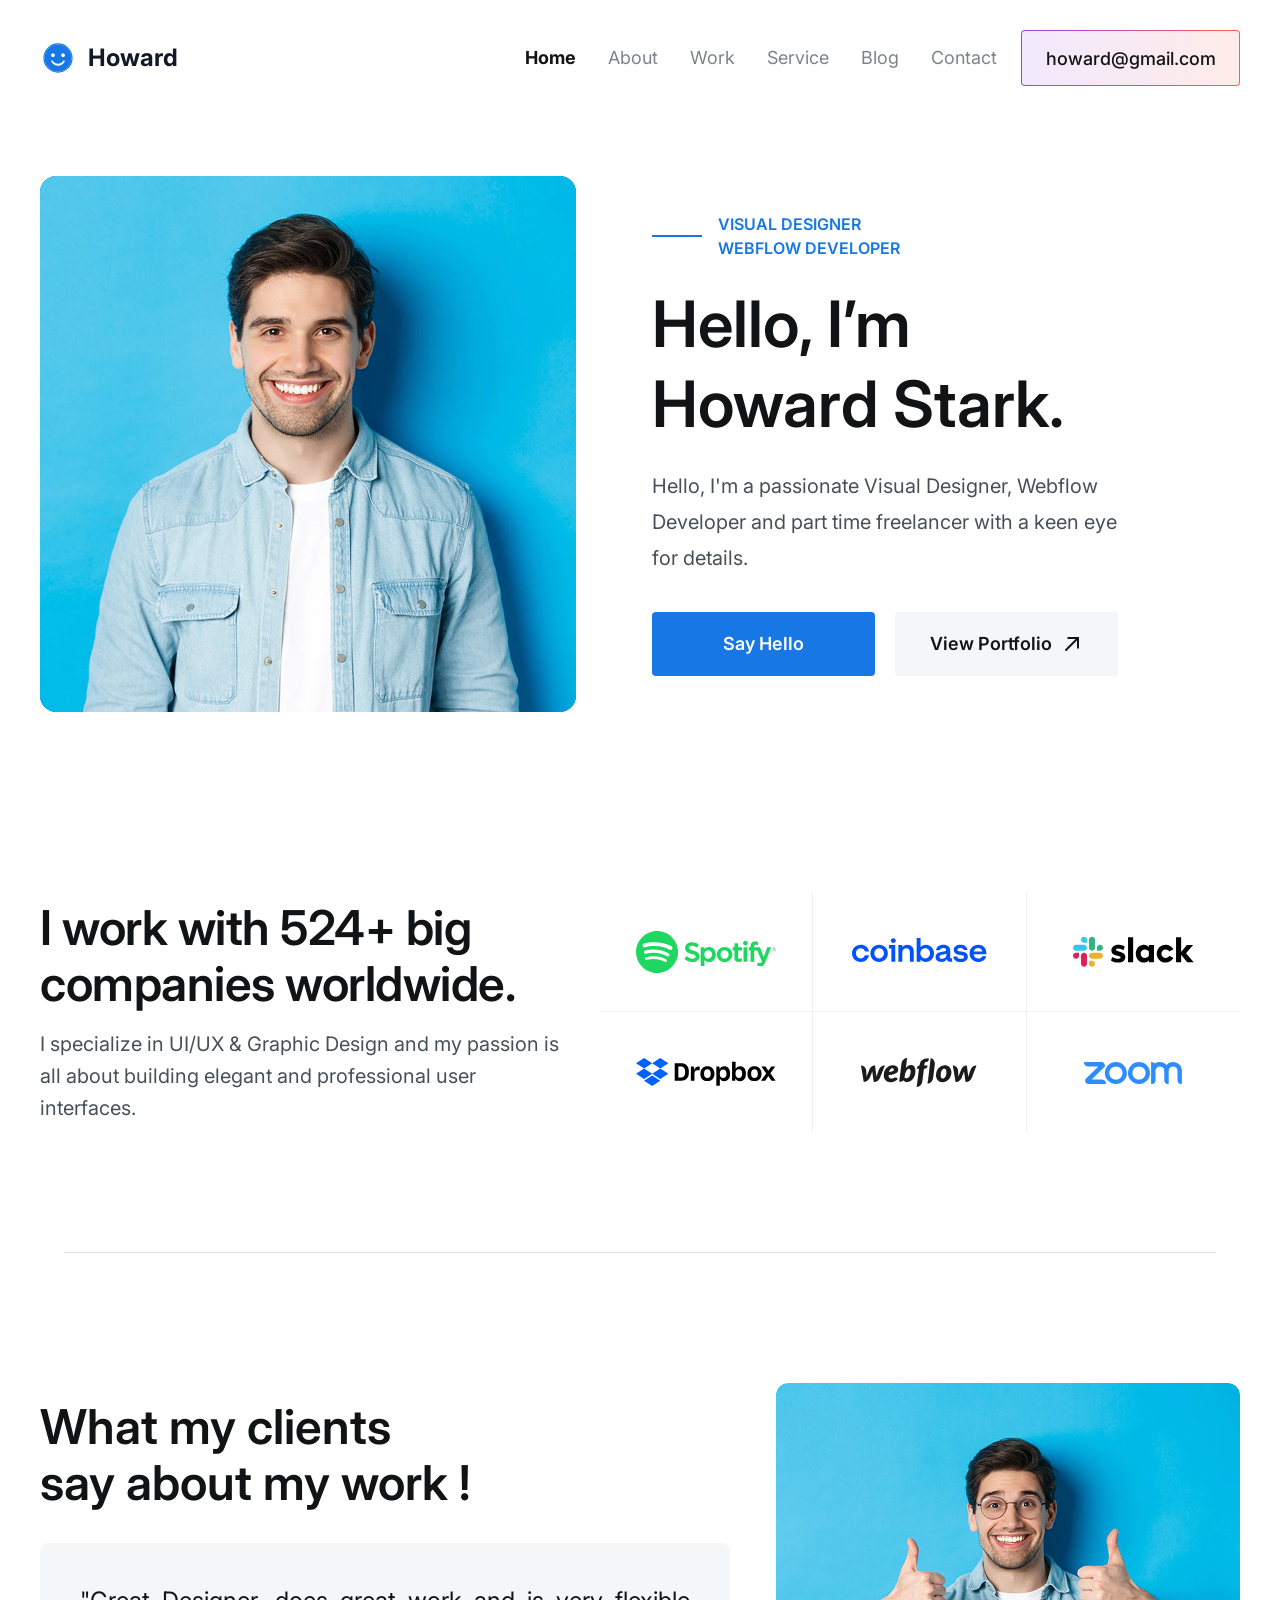
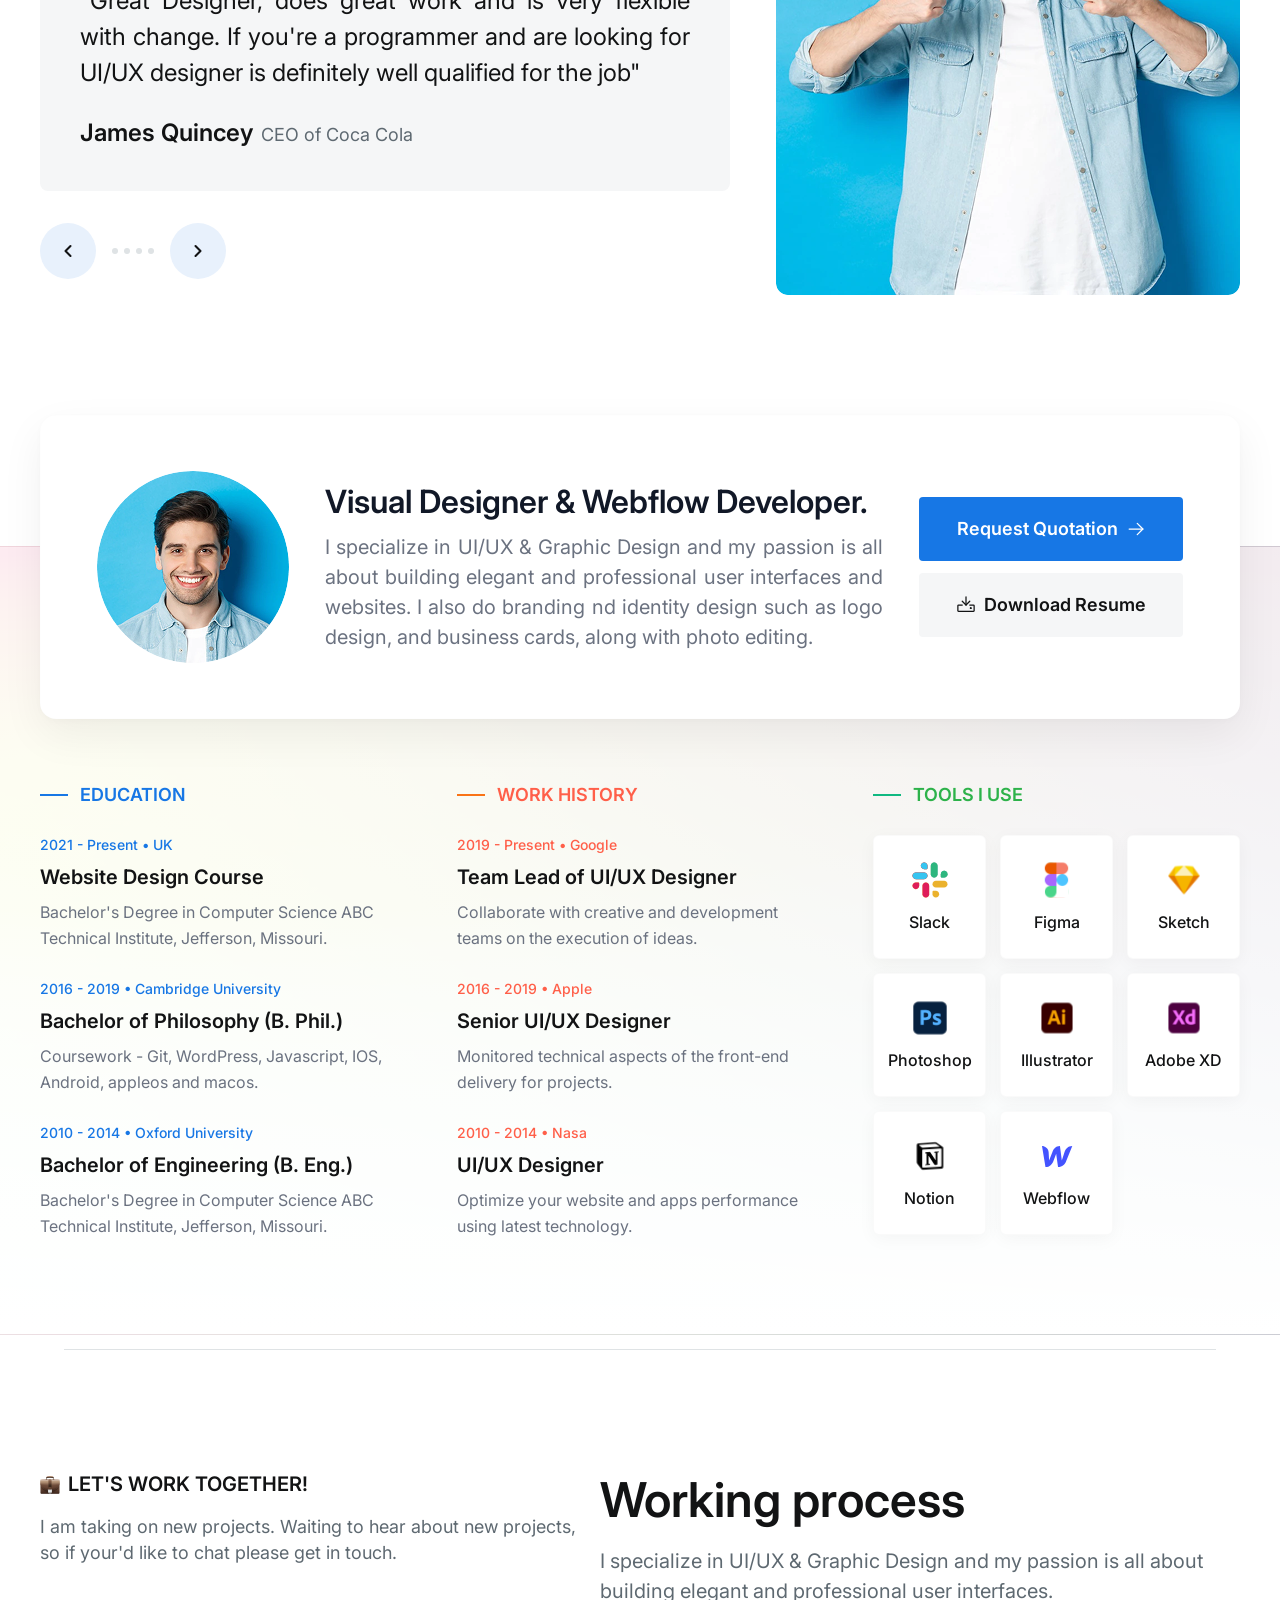
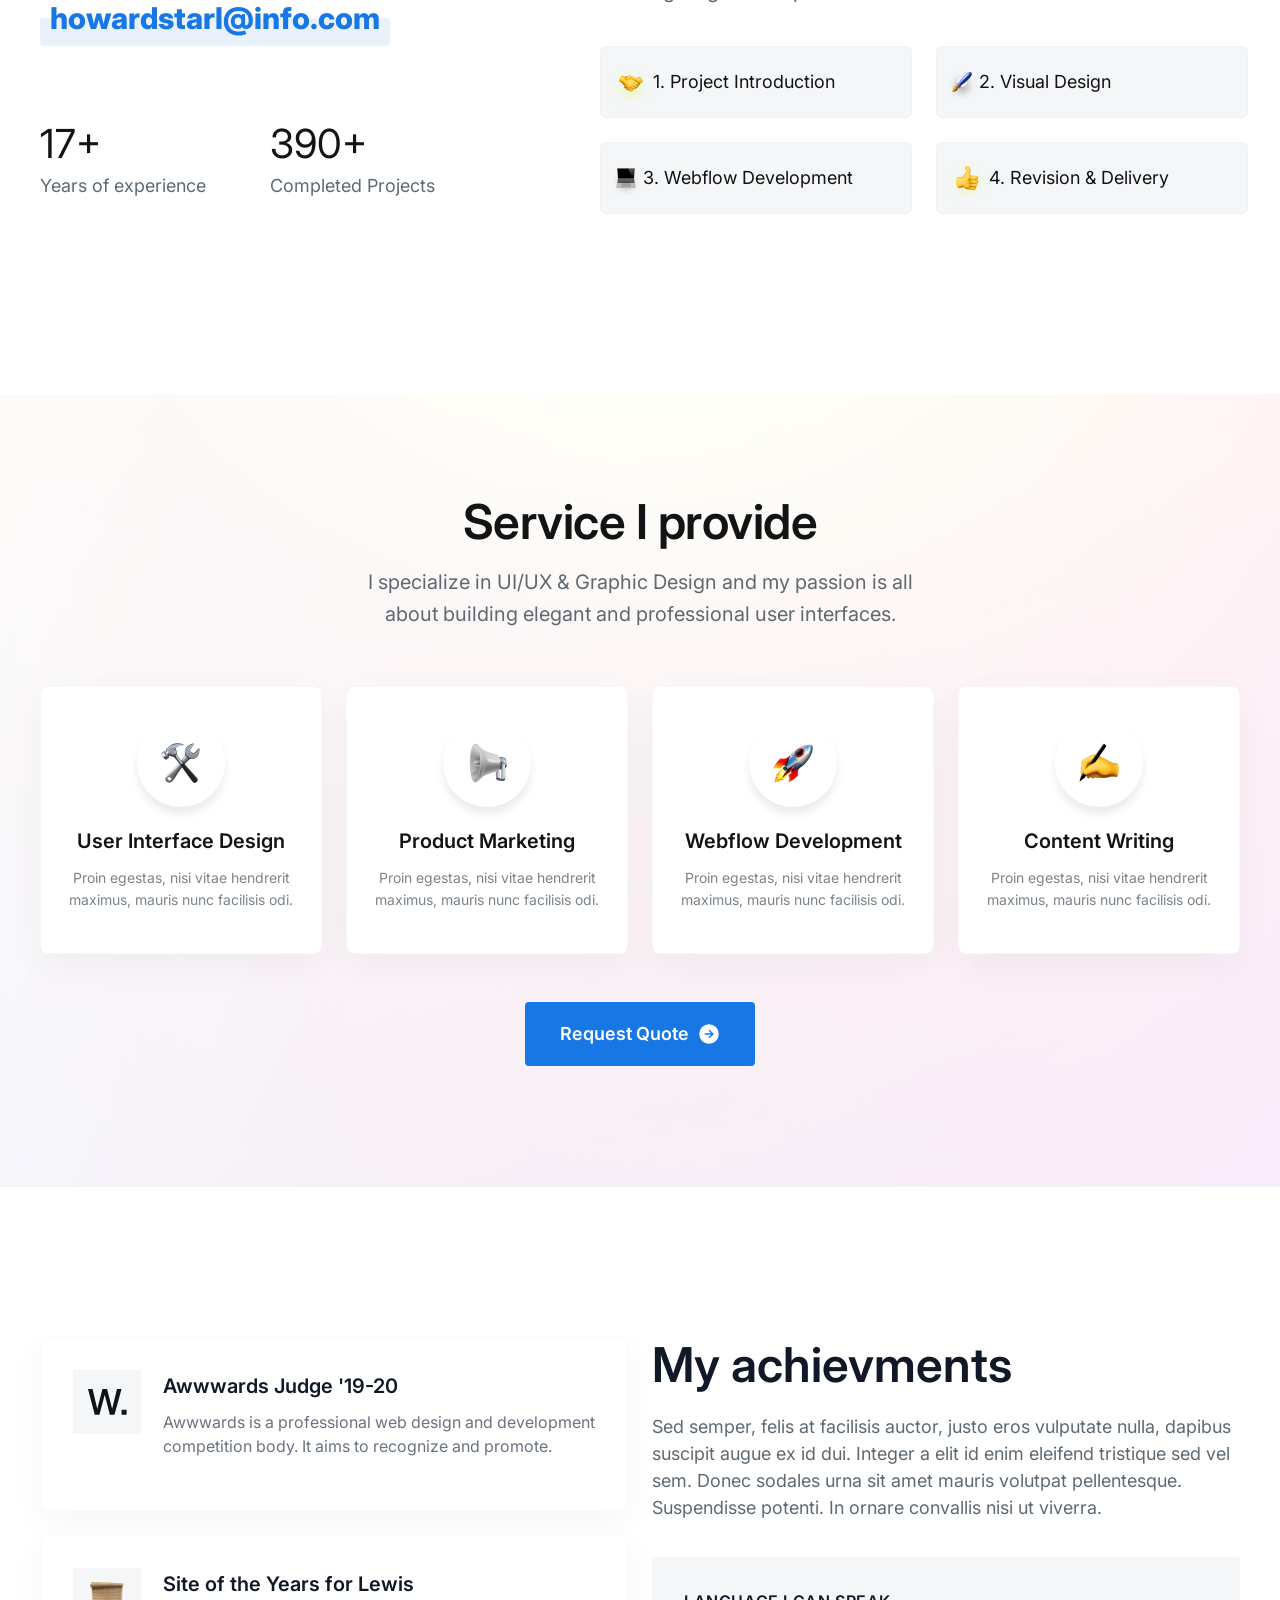
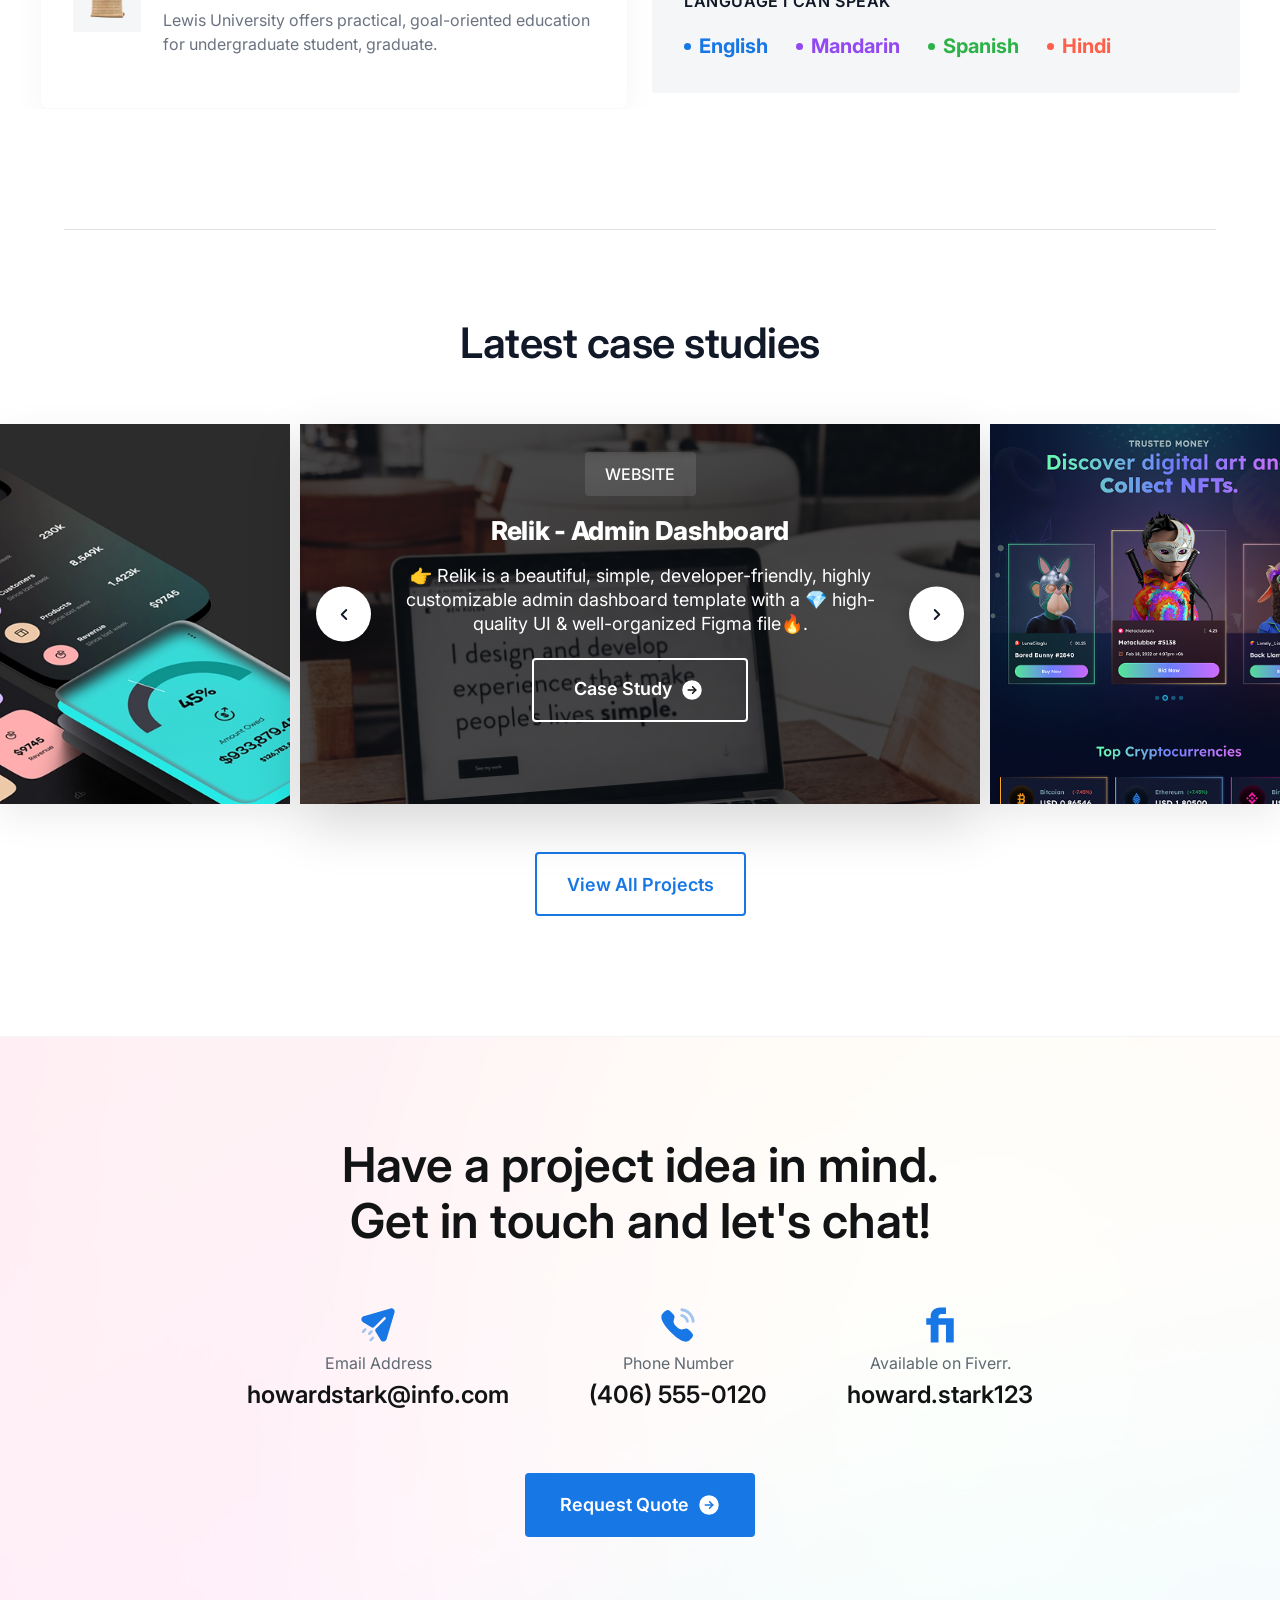
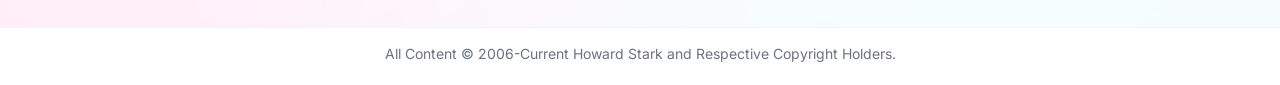
<file: index.html>
<!DOCTYPE html>
<html lang="en">
<head>
  <meta charset="UTF-8">
  <meta name="viewport" content="width=device-width, initial-scale=1.0">
  <title>Howard</title>
  <link rel="preconnect" href="https://fonts.googleapis.com">
  <link rel="preconnect" href="https://fonts.gstatic.com" crossorigin>
  <link href="https://fonts.googleapis.com/css2?family=Inter:wght@400;500;600;700;800&display=swap" rel="stylesheet">
  
  <link rel="stylesheet" href="styles.css">
  <link rel="stylesheet" href="responsive.css">
</head>
<body>

  <header class="header">
    <div class="container">
      <nav class="navbar">
        <a href="#" class="logo">
          <div class="logo-icon">
            <img src="images/Smiley.svg" alt="Smile Icon">
          </div>
          <span>Howard</span>
        </a>

        <ul class="nav-menu">
          <li><a href="#" class="nav-link active">Home</a></li>
          <li><a href="#about" class="nav-link">About</a></li>
          <li><a href="#work" class="nav-link">Work</a></li>
          <li><a href="#service" class="nav-link">Service</a></li>
          <li><a href="#blog" class="nav-link">Blog</a></li>
          <li><a href="#contact" class="nav-link">Contact</a></li>
        </ul>

        <a href="mailto:howard@gmail.com" class="header-email-button">howard@gmail.com</a>
      </nav>
    </div>
  </header>

  <main class="main">
    <div class="container">
      <div class="main-wrapper">
        
        <div class="main-image-column">
          <div class="main-image-box">
            <img src="images/img1.png" alt="Picture1">
          </div>
        </div>

        <div class="main-content-column">
          <div class="main-badge">
            <span class="main-badge-line"></span>
            <h3 class="main-badge-text">VISUAL DESIGNER<br>WEBFLOW DEVELOPER
            </h3>
          </div>

          <h1 class="main-title">Hello, I’m<br>Howard Stark.
          </h1>

          <p class="main-description">Hello, I'm a passionate Visual Designer, Webflow Developer and part time freelancer with a keen eye for details.</p>

          <div class="main-actions">
            <a href="#" class="button button-primary">Say Hello</a>
            <a href="#" class="button button-secondary">
              View Portfolio <img src="images/ArrowUpRight.svg" alt="Arrow Up Right" class="button-icon">
            </a>
          </div>
        </div>

      </div>
    </div>
  </main>

  <!--Hello, I’m Howard Stark.-->
  <section class="content1-section">
    <div class="container">
      <div class="content1-wrapper">
        <div class="content1-info">
          <h2 class="content1-title">
            I work with 524+ big companies worldwide.
          </h2>
          <p class="content1-description">
            I specialize in UI/UX & Graphic Design and my passion is all about building elegant and professional user interfaces.
          </p>
        </div>

        <div class="content1-grid">
          <div class="content1-item">
            <div class="brand brand-spotify">
              <img src="images/spotify.svg" alt="Spotify">
            </div>
          </div>

          <div class="content1-item">
            <div class="brand brand-coinbase">
              <img src="images/coinbase.svg" alt="Coinbase">
            </div>
          </div>

          <div class="content1-item">
            <div class="brand brand-slack">
              <img src="images/slack1.svg" alt="Slack">
            </div>
          </div>

          <div class="content1-item">
            <div class="brand brand-dropbox">
              <img src="images/dropbox.svg" alt="Dropbox">
            </div>
          </div>

          <div class="content1-item">
            <div class="brand brand-webflow">
              <img src="images/webflow.svg" alt="Webflow">
            </div>
          </div>

          <div class="content1-item">
            <div class="brand brand-zoom">
              <img src="images/zoom.svg" alt="Zoom">
            </div>
          </div>

        </div>
      </div>
    </div>
  </section>

  <div class="section-divider"></div>

  <!-- I work with 524+ -->
  <section class="content2-section">
    <div class="container">
      <div class="content2-wrapper">
        <div class="content2-content">
          <h2 class="content2-title">
            What my clients <br> say about my work ! 
          </h2>

          <div class="content2-card">
            <p class="content2-quote">
              "Great Designer, does great work and is very flexible with change. If you're a programmer and are looking for UI/UX designer is definitely well qualified for the job"
            </p>

            <div class="content2-author">
              <span class="author-name">James Quincey</span>
              <span class="author-role">CEO of Coca Cola</span>
            </div>
          </div>

          <div class="content2-controls">
            <button class="slider-button button-prev">
              <svg width="20" height="20" viewBox="0 0 24 24" fill="none" stroke="currentColor" stroke-width="2.5" stroke-linecap="round" stroke-linejoin="round">
                <polyline points="15 18 9 12 15 6"></polyline>
              </svg>
            </button>

            <div class="slider-dots">
              <span class="dot dot-active"></span>
              <span class="dot dot-active"></span>
              <span class="dot dot-active"></span>
              <span class="dot dot-active"></span>
            </div>

            <button class="slider-button button-next">
              <svg width="20" height="20" viewBox="0 0 24 24" fill="none" stroke="currentColor" stroke-width="2.5" stroke-linecap="round" stroke-linejoin="round">
                <polyline points="9 18 15 12 9 6"></polyline>
              </svg>
            </button>
          </div>

        </div>

        <div class="content2-image-column">
          <div class="content2-image-box">
            <img src="images/img2.png" alt="Picture2">
          </div>
        </div>

      </div>
    </div>
  </section>

  <!-- What my clients -->
  <section class="about-section">
    <div class="container">
 
      <div class="profile-card">
        <div class="profile-avatar">
          <img src="images/img3.png" alt="Picture3">
        </div>

        <div class="profile-info">
          <h2 class="profile-title">Visual Designer & Webflow Developer.</h2>
          <p class="profile-description">
            I specialize in UI/UX & Graphic Design and my passion is all about building elegant and professional user interfaces and websites. I also do branding nd identity design such as logo design, and business cards, along with photo editing.
          </p>
        </div>

        <div class="profile-buttons">
          <a href="#" class="button button-primary profile-button-primary">
            Request Quotation <img src="images/ArrowRight.svg" alt="Arrow Right" class="arrow-icon">
          </a>
          <a href="#" class="button button-secondary profile-button-secondary">
            <img src="images/Download.svg" alt="Download Icon" class="download-icon">
            Download Resume
          </a>
        </div>
      </div>

      <div class="experiences-grid">

        <div class="experience-column">
          <div class="experience-header header-education">
            <span class="experience-line line-blue"></span>
            <span class="experience-heading-text text-blue">EDUCATION</span>
          </div>

          <div class="experience-list">
            <div class="experience-item">
              <div class="experience-tag tag-blue">2021 - Present &bull; UK</div>
              <h3 class="experience-title">Website Design Course</h3>
              <p class="experience-description">Bachelor's Degree in Computer Science ABC Technical Institute, Jefferson, Missouri.</p>
            </div>

            <div class="experience-item">
              <div class="experience-tag tag-blue">2016 - 2019 &bull; Cambridge University</div>
              <h3 class="experience-title">Bachelor of Philosophy (B. Phil.)</h3>
              <p class="experience-description">Coursework - Git, WordPress, Javascript, IOS, Android, appleos and macos.</p>
            </div>

            <div class="experience-item">
              <div class="experience-tag tag-blue">2010 - 2014 &bull; Oxford University</div>
              <h3 class="experience-title">Bachelor of Engineering (B. Eng.)</h3>
              <p class="experience-description">Bachelor's Degree in Computer Science ABC Technical Institute, Jefferson, Missouri.</p>
            </div>
          </div>
        </div>

        <div class="experience-column">
          <div class="experience-header header-work">
            <span class="experience-line line-orange"></span>
            <span class="experience-heading-text text-orange">WORK HISTORY</span>
          </div>

          <div class="experience-list">
            <div class="experience-item">
              <div class="experience-tag tag-orange">2019 - Present &bull; Google</div>
              <h3 class="experience-title">Team Lead of UI/UX Designer</h3>
              <p class="experience-description">Collaborate with creative and development teams on the execution of ideas.</p>
            </div>

            <div class="experience-item">
              <div class="experience-tag tag-orange">2016 - 2019 &bull; Apple</div>
              <h3 class="experience-title">Senior UI/UX Designer</h3>
              <p class="experience-description">Monitored technical aspects of the front-end delivery for projects.</p>
            </div>

            <div class="experience-item">
              <div class="experience-tag tag-orange">2010 - 2014 &bull; Nasa</div>
              <h3 class="experience-title">UI/UX Designer</h3>
              <p class="experience-description">Optimize your website and apps performance using latest technology.</p>
            </div>
          </div>
        </div>

        <div class="experience-column">
          <div class="experience-header header-tools">
            <span class="experience-line line-green"></span>
            <span class="experience-heading-text text-green">TOOLS I USE</span>
          </div>

          <div class="tools-grid">

            <div class="tool-card">
              <div class="tool-icon">
                <img src="images/Slack.svg" alt="Slack">
              </div>
              <span class="tool-name">Slack</span>
            </div>

            <div class="tool-card">
              <div class="tool-icon">
                <img src="images/Figma.svg" alt="Figma">
              </div>
              <span class="tool-name">Figma</span>
            </div>

            <div class="tool-card">
              <div class="tool-icon">
                <img src="images/Sketch.svg" alt="Sketch">
              </div>
              <span class="tool-name">Sketch</span>
            </div>

            <div class="tool-card">
              <div class="tool-icon">
                <img src="images/photoshop.svg" alt="Photoshop">
              </div>
              <span class="tool-name">Photoshop</span>
            </div>

            <div class="tool-card">
              <div class="tool-icon">
                <img src="images/Illustrator.svg" alt="Illustrator">
              </div>
              <span class="tool-name">Illustrator</span>
            </div>

            <div class="tool-card">
              <div class="tool-icon">
                <img src="images/adobexdd.svg" alt="Adobe XD">
              </div>
              <span class="tool-name">Adobe XD</span>
            </div>

            <div class="tool-card">
              <div class="tool-icon">
                <img src="images/notion.svg" alt="Notion">
              </div>
              <span class="tool-name">Notion</span>
            </div>

            <div class="tool-card">
              <div class="tool-icon webflow-icon">
                <img src="images/webflowicon.svg" alt="Webflow">
              </div>
              <span class="tool-name">Webflow</span>
            </div>

          </div>
        </div>

      </div>
    </div>
  </section>

  <div class="section-divider"></div>

  <!-- Process -->
  <section class="process-section">
    <div class="container">
      <div class="process-wrapper">

        <div class="process-column-left">
          <div class="process-badge">
            <img src="images/💼.svg" alt="LET'S WORK TOGETHE" class="process-badge-icon">
            <span class="process-badge-text">LET'S WORK TOGETHER!</span>
          </div>

          <p class="process-intro">
            I am taking on new projects. Waiting to hear about new projects, so if your'd like to chat please get in touch.
          </p>

          <div class="process-email-box">
            <a href="mailto:howardstark@info.com" class="process-email">
              howardstarl@info.com
            </a>
          </div>

          <div class="stats-row">
            <div class="stats-item">
              <span class="stats-number">17+</span>
              <span class="stats-label">Years of experience</span>
            </div>
            <div class="stats-item">
              <span class="stats-number">390+</span>
              <span class="stats-label">Completed Projects</span>
            </div>
          </div>
        </div>
        
        <div class="process-column-right">
          <h2 class="process-title">Working process</h2>
          <h3 class="process-description">
            I specialize in UI/UX & Graphic Design and my passion is all about building elegant and professional user interfaces.
          </h3>

          <div class="process-steps-grid">
            <div class="step-card">
              <div class="step-icon-box-y">
                <img src="images/hand.svg" alt="Project Introduction">
              </div>
              <h3 class="step-text">1. Project Introduction</h3>
            </div>

            <div class="step-card">
              <div class="step-icon-box">
                <img src="images/pen.svg" alt="Visual Design">
              </div>
              <h3 class="step-text">2. Visual Design</h3>
            </div>

            <div class="step-card">
              <div class="step-icon-box">
                <img src="images/laptop.svg" alt="Webflow Development">
              </div>
              <h3 class="step-text">3. Webflow Development</h3>
            </div>

            <div class="step-card">
              <div class="step-icon-box-y">
                <img src="images/like.svg" alt="Revision & Delivery">
              </div>
              <h3 class="step-text">4. Revision & Delivery</h3>
            </div>
          </div>
        </div>

      </div>
    </div>
  </section>

  <!-- Service -->
  <section class="services-section">
    <div class="container">
      
      <div class="section-header-center">
        <h2 class="section-title">Service I provide</h2>
        <h3 class="section-description">
          I specialize in UI/UX & Graphic Design and my passion is all<br>
          about building elegant and professional user interfaces.
        </h3>
      </div>

      <div class="services-grid">
        
        <div class="service-card">
          <div class="service-icon-box">
            <img src="images/Design.svg" alt="User Interface Design">
          </div>
          <h3 class="service-title">User Interface Design</h3>
          <h4 class="service-description1">
            Proin egestas, nisi vitae hendrerit maximus, mauris nunc facilisis odi.
          </h4>
        </div>

        <div class="service-card">
          <div class="service-icon-box">
            <img src="images/Marketing.svg" alt="Product Marketing">
          </div>
          <h3 class="service-title">Product Marketing</h3>
          <h4 class="service-description1">
            Proin egestas, nisi vitae hendrerit maximus, mauris nunc facilisis odi.
          </h4>
        </div>

        <div class="service-card">
          <div class="service-icon-box">
            <img src="images/Development.svg" alt="Webflow Development">
          </div>
          <h3 class="service-title">Webflow Development</h3>
          <p class="service-description1">
            Proin egestas, nisi vitae hendrerit maximus, mauris nunc facilisis odi.
          </p>
        </div>

        <div class="service-card">
          <div class="service-icon-box">
            <img src="images/Writing.svg" alt="Content Writing">
          </div>
          <h3 class="service-title">Content Writing</h3>
          <p class="service-description1">
            Proin egestas, nisi vitae hendrerit maximus, mauris nunc facilisis odi.
          </p>
        </div>

      </div>

      <div class="services-button">
        <a href="#contact" class="button button-primary button-quote">
          Request Quote <img src="images/ArrowCircleRight.svg" alt="Arrow Circle Right" class="button-circle">
        </a>
      </div>

    </div>
  </section>

  <!-- Achievments -->
  <section class="achievements-section">
    <div class="container">
      <div class="achievements-wrapper">

        <div class="achievements-cards-column">
          <div class="achievement-card">
            <div class="achievement-icon-box">
              <img src="images/W..svg" alt="Awwwards Judge">
            </div>
            <div class="achievement-info">
              <h3 class="achievement-title">Awwwards Judge '19-20</h3>
              <h4 class="achievement-description">
                Awwwards is a professional web design and development competition body. It aims to recognize and promote.
              </h4>
            </div>
          </div>

          <div class="achievement-card">
            <div class="achievement-icon-box">
              <img src="images/📜.svg" alt="Site of the Years for Lewis">
            </div>
            <div class="achievement-info">
              <h3 class="achievement-title">Site of the Years for Lewis</h3>
              <h4 class="achievement-description">
                Lewis University offers practical, goal-oriented education for undergraduate student, graduate.
              </h4>
            </div>
          </div>
        </div>

        <div class="achievements-content-column">
          <h2 class="achievements-title">My achievments</h2>
          <h3 class="achievements-description1">
            Sed semper, felis at facilisis auctor, justo eros vulputate nulla, dapibus suscipit augue ex id dui. Integer a elit id enim eleifend tristique sed vel sem. Donec sodales urna sit amet mauris volutpat pellentesque. Suspendisse potenti. In ornare convallis nisi ut viverra.
          </h3>

          <div class="languages-box">
            <h3 class="languages-heading">LANGUAGE I CAN SPEAK</h3>
            <ul class="languages-list">
              <li class="language-item language-english">
                <span class="language-dot"></span> English
              </li>
              <li class="language-item language-mandarin">
                <span class="language-dot"></span> Mandarin
              </li>
              <li class="language-item language-spanish">
                <span class="language-dot"></span> Spanish
              </li>
              <li class="language-item language-hindi">
                <span class="language-dot"></span> Hindi
              </li>
            </ul>
          </div>
        </div>

      </div>
    </div>
  </section>

  <!-- Latest case studies -->
  <section class="sliders-section">
    <div class="container">

        <h2 class="slider-center-title">Latest case studies</h2>

        <div class="slider-case">
          
          <div class="case-card">
            <img src="images/img4.png" alt="Picture3" class="case-card-img">
          </div>

          <div class="case-card case-card-active">
            <img src="images/Project.svg" alt="Picture4" class="case-card-img">
            <button class="carousel-button button-left" aria-label="Previous case study">
              <svg width="18" height="18" viewBox="0 0 24 24" fill="none" stroke="currentColor" stroke-width="2.5" stroke-linecap="round" stroke-linejoin="round">
                <polyline points="15 18 9 12 15 6"></polyline>
              </svg>
            </button>
            <button class="carousel-button button-right" aria-label="Next case study">
              <svg width="18" height="18" viewBox="0 0 24 24" fill="none" stroke="currentColor" stroke-width="2.5" stroke-linecap="round" stroke-linejoin="round">
                <polyline points="9 18 15 12 9 6"></polyline>
              </svg>
            </button>

            <div class="case-card-overlay">
              <span class="case-badge">WEBSITE</span>
              <h3 class="case-title">Relik - Admin Dashboard</h3>
              <p class="case-description">
                👉 Relik is a beautiful, simple, developer-friendly, highly customizable admin dashboard template with a 💎 high-quality UI & well-organized Figma file🔥.
              </p>
              <a href="#case-study" class="button-case">
                Case Study <img src="images/ArrowCircleRightW.svg" alt="Arrow Circle RightW" class="button-circle">
              </a>
            </div>
          </div>

          <div class="case-card">
            <img src="images/img5.png" alt="Picture5" class="case-card-img">
          </div>

        </div>

          <div class="button-detail">
            <a href="#project" class="button-outline-primary">View All Projects</a>
          </div>

    </div>
  </section>

  <!-- FOOTER -->
  <footer class="footer-section">
    <div class="footer-container">
      <div class="container">
        <div class="footer-header">
          <h2 class="footer-title">
            Have a project idea in mind. <br> Get in touch and let's chat!
          </h2>
        </div>

        <div class="footer-contact-grid">
          <div class="contact-card">
            <div class="contact-icon">
              <img src="images/Send.svg" alt="Send">
            </div>
            <span class="contact-label">Email Address</span>
            <a href="mailto:howardstark@info.com" class="contact-value">howardstark@info.com</a>
          </div>

          <div class="contact-card">
            <div class="contact-icon">
              <img src="images/Calling.svg" alt="Phone">         
            </div>
            <span class="contact-label">Phone Number</span>
            <a href="tel:+4065550120" class="contact-value">(406) 555-0120</a>
          </div>

          <div class="contact-card">
            <div class="contact-icon">
              <img src="images/Freelancer.svg" alt="Freelancer">
            </div>
            <span class="contact-label">Available on Fiverr.</span>
            <a href="https://www.fiverr.com/" class="contact-value">howard.stark123</a>
          </div>

        </div>

        <div class="footer-button">
          <a href="#contact" class="button button-primary button-quote">
            Request Quote <img src="images/ArrowCircleRight.svg" alt="Arrow Circle Right" class="button-circle">
          </a>
        </div>

      </div>
    </div>

    <div class="copyright">
      <div class="container">
        <h3 class="copyright-text">
          All Content © 2006-Current Howard Stark and Respective Copyright Holders.
        </h3>
      </div>
    </div>

  </footer>

</body>
</html>
</file>
<file: styles.css>
* {
  margin: 0;
  padding: 0;
  box-sizing: border-box;
}

body {
  font-family: Inter;
  background-color: #ffffff;
  color: #121314;
  line-height: 1.6;
  overflow-x: hidden;
}

.container {
  overflow: hidden;
  max-width: 1320px;
  margin: 0 auto;
  padding: 0 40px;
}

/*  divider Styles */
.section-divider {
  width: 90%;
  max-width: 1200px;
  height: 1px;
  background-color: #DFE3E5;
  margin: 0 auto;
  display: block;
  border: none;
}

/*  Header Styles */
.header {
  padding: 30px 0;
}

.navbar {
  display: flex;
  align-items: center;
  justify-content: flex-start;
}

.logo {
  display: flex;
  align-items: center;
  gap: 12px;
  margin-right: auto;
  text-decoration: none;
  color: #111827;
  font-size: 24px;
  font-weight: 700;
}

.logo:hover {
  opacity: 0.7;
}

.logo-icon {
  width: 36px;
  height: 36px;
  flex: 0 0 36px;
  display: flex;
  align-items: center;
  justify-content: center;
  color: #ffffff;
}

.logo-icon img {
  display: block;
  width: 100%;
  height: 100%;
  object-fit: contain;
}

.nav-menu {
  display: flex;
  order: 1;
  list-style: none;
  gap: 32px;
}

.nav-link {
  text-decoration: none;
  font-size: 18px;
  color: #7B848B;
  font-weight: 400;
  line-height: 26px;
  transition: color 0.2s ease;
}

.nav-link.active,
.nav-link:hover {
  color: #121314;
  font-size: 18px;
  font-weight: 700;
  line-height: 26px;
  transition: transform 0.2s ease;
}

.header-email-button {
  order: 2;
  margin-left: 24px;
  text-decoration: none;
  display: flex;
  align-items: center;
  justify-content: center;
  width: 219px;
  height: 56px;
  padding: 0 24px;
  font-size: 18px;
  line-height: normal;
  font-weight: 500;
  color: #121314;
  border-radius: 4px;
  border: 1px solid transparent;
  background-image:
    linear-gradient(90deg, #9249F21F, #FF5F491F),
    linear-gradient(#fff, #fff),
    linear-gradient(265deg, #FF5F49, #9249F2);
  background-origin: padding-box, padding-box, border-box;
  background-clip: padding-box, padding-box, border-box;
  transition: transform 0.2s ease, box-shadow 0.2s ease;
}

.header-email-button:hover {
  opacity: 0.7;
}

/* Main Section */
.main {
  padding: 60px 0 100px 0;
}

.main-wrapper {
  display: grid;
  grid-template-columns: repeat(12, 1fr);
  gap: 24px;
  align-items: center;
}

.main-image-column {
  grid-column: span 6;
}

.main-image-box {
  width: 100%;
  max-width: 536px;
  aspect-ratio: 1 / 1;
  background-color: #1777E5;
  border-radius: 16px;
  overflow: hidden;
}

.main-image-box img {
  width: 100%;
  height: 100%;
  object-fit: cover;
  object-position: center top;
  display: block;
}

.main-content-column {
  grid-column: span 5;
}

.main-badge {
  display: flex;
  align-items: center;
  gap: 16px;
  margin-bottom: 24px;
}

.main-badge-line {
  width: 50px;
  height: 2px;
  background-color: #1777E5;
}

.main-badge-text {
  font-size: 16px;
  font-weight: 600;
  color: #1777E5;
  line-height: 24px;
  text-transform: uppercase;
}

.main-title {
  font-size: 4rem;
  font-weight: 600;
  line-height: 80px;
  color: #121314;
  margin-bottom: 24px;
}

.main-description {
  font-size: 20px;
  color: #485057;
  line-height: 36px;
  max-width: 520px;
  margin-bottom: 36px;
}

.main-actions {
  display: flex;
  gap: 20px;
  align-items: center;
}

.button {
  display: inline-flex;
  align-items: center;
  justify-content: center;
  gap: 8px;
  padding: 14px 28px;
  font-size: 18px;
  font-weight: 600;
  text-decoration: none;
  border-radius: 4px;
  cursor: pointer;
  border: none;
  transition: all 0.2s ease;
}

.button-primary {
  line-height: 64px;
  font-weight: 600;
  width: 223px;
  height: 64px;
  padding: 0 32px;
  background-color: #1777E5;
  color: #ffffff;
}

.button-primary:hover {
  background-color: #155fcf;
}

.action-button-primary {
  font-size: 18px;
  line-height: 64px;
  width: 223px;
  height: 64px;
}

.button-secondary {
  line-height: 64px;
  font-weight: 600;
  width: 223px;
  height: 64px;
  padding: 0 32px;
  background-color: #F5F6F7;
  color: #121314;
}

.action-button-secondary {
  font-size: 18px;
  line-height: 64px;
  width: 223px;
  height: 64px;
}

.button-secondary:hover {
  opacity: 0.7;
}

/* CONTENT1 SECTION */
.content1-section {
  padding: 80px 0 120px 0;
  position: relative;
  gap: 100px;
}

.content1-wrapper {
  display: grid;
  grid-template-columns: repeat(12, 1fr);
  gap: 24px;
  align-items: center;
}

.content1-info {
  grid-column: span 4; 
  width: 536px;
  height: 232px;
  display: flex;
  flex-direction: column;
  justify-content: center;
}

.content1-title {
  font-size: 48px;
  line-height: 56px;
  font-weight: 600;
  color: #121314;
  margin-bottom: 16px;
  letter-spacing: -0.5px;
}

.content1-description {
  font-size: 20px;
  line-height: 32px;
  font-weight: 400;
  color: #485057;
  margin: 0;
}

.content1-grid {
  grid-column: span 8;
  display: grid;
  grid-template-columns: repeat(3, minmax(0, 1fr));
  width: 100%;
  overflow: hidden;
}

.content1-item {
  display: flex;
  align-items: center;
  justify-content: center;
  padding: 30px 18px;
  min-height: 120px;
  border-right: 1px solid #eef0f3;
  border-bottom: 1px solid #eef0f3;
  transition: transform 0.2s ease, opacity 0.2s ease;
}

.content1-item:nth-child(3n) {
  border-right: none;
}

.content1-item:nth-child(n + 4) {
  border-bottom: none;
}

.brand {
  display: flex;
  align-items: center;
  justify-content: center;
  width: 100%; 
  height: 100%;
}

.brand img {
  /* max-width: 80%; 
  max-height: 40px;  */
  width: 140px;
  height: 48px;
  object-fit: contain; 
}

/* Content 2 Section */
.content2-section {
  padding: 130px 0 110px 0;
  background: #ffffff;
}

.content2-wrapper {
  display: grid;
  grid-template-columns: repeat(12, 1fr);
  gap: 24px;
  align-items: center;
}

.content2-content {
  grid-column: span 7;
}

.content2-title {
  font-size: 48px;
  font-weight: 600;
  line-height: 56px;
  color: #121314;
  margin-bottom: 32px;
}

.content2-card {
  background-color: #F5F6F7;
  width: 100%;
  height: 248px;
  border-radius: 8px;
  padding: 40px 40px;
  margin-bottom: 32px;
}

.content2-quote {
  font-size: 24px;
  font-weight: 400;
  color: #121314;
  line-height: 36px;
  margin-bottom: 24px;
  text-align: justify;
}

.content2-author {
  display: flex;
  align-items: baseline;
  gap: 8px;
}

.author-name {
  font-weight: 600;
  font-size: 24px;
  line-height: 36px;
  color: #121314;
}

.author-role {
  color: #5E6971;
  font-size: 18px;
  line-height: 32px;
  font-weight: 400;
}

.content2-controls {
  display: flex;
  align-items: center;
  gap: 16px;
}

.slider-button {
  width: 56px;
  height: 56px;
  border-radius: 50%;
  border: none;
  cursor: pointer;
  display: flex;
  align-items: center;
  justify-content: center;
  transition: all 0.2s ease;
}

.button-prev,
.button-next {
  background-color: #E8F1FC;
  color: #121314;
}

.button-next:hover,
.button-prev:hover {
  background-color: #1777E5;
  color: #ffffff;
}

.slider-dots {
  display: flex;
  align-items: center;
  gap: 6px;
}

.dot {
  width: 6px;
  height: 6px;
  border-radius: 50%;
  background-color: #DFE3E5;
  transition: all 0.2s ease;
}

.dot.dot-active:hover {
  width: 20px;
  border-radius: 4px;
  background-color: #1777E5;
  cursor: pointer;
}

.content2-image-column {
  grid-column: span 5; 
  display: flex;
  justify-content: flex-end;
}

.content2-image-box {
  width: 464px;
  height: 512px;
  border-radius: 12px;
  overflow: hidden;
  background-color: transparent;
}

.content2-image-box img {
  width: 100%;
  height: 100%;
  object-fit: cover;
  object-position: center top;
  display: block;
}

/* About Section */
.about-section {
  position: relative;
  padding: 10px 0 110px 0;
  background-image: url(images/About.svg);
  background-size: cover;
  background-position: center;
  background-repeat: no-repeat;
}

.container:has(.profile-card) {
  overflow: visible;
}

.profile-card {
  background: #ffffff;
  border-radius: 16px;
  width: 100%;
  height: 304px;
  padding: 56px 56px;
  box-shadow: 0 16px 44px rgba(0, 0, 0, 0.06), 0 2px 6px rgba(0, 0, 0, 0.02);
  display: flex;
  align-items: center;
  justify-content: space-between;
  gap: 36px;
  margin-bottom: 64px;
  position: relative;
  z-index: 2;
  border: 1px solid rgba(0, 0, 0, 0.002);
}

.profile-avatar {
  width: 192px;
  height: 192px;
  border-radius: 50%;
  overflow: hidden;
  flex-shrink: 0;
}

.profile-avatar img {
  width: 100%;
  height: 100%;
  object-fit: cover;
  display: block;
}

.profile-info {
  flex: 1;
}

.profile-title {
  font-size: 32px;
  font-weight: 600;
  color: #111827;
  line-height: 40px;
  margin-bottom: 10px;
}

.profile-description {
  font-size: 20px;
  color: #6b7280;
  line-height: 30px;
  text-align: justify;
}

.profile-buttons {
  flex: 0 0 200px;
  display: flex;
  flex-direction: column;
  gap: 12px;
}

.profile-buttons .button {
  width: 264px;
  height: 64px;
  padding: 0 32px;
  font-size: 18px;
  font-weight: 600;
  line-height: 1; 
  display: inline-flex;
  align-items: center;
  justify-content: center;
  gap: 8px;
  white-space: nowrap; 
  flex-shrink: 0;
}

.profile-buttons .button img,
.profile-buttons .button svg {
  flex-shrink: 0;
  width: 20px;
  height: 20px;
}

.profile-button-primary,
.profile-button-secondary {
  width: 100%;
  height: 64px;
  line-height: 64px;
  padding: 0 32px;
  font-size: 18px;
  font-weight: 600;
}

.profile-button-primary img,
.profile-button-secondary img {
  width: 24px;
  height: 24px;
}

.experiences-grid {
  display: grid;
  grid-template-columns: repeat(12, 1fr);
  gap: 50px;
  align-items: flex-start;
}

.experience-column {
  grid-column: span 4;
}

.experience-header {
  display: flex;
  align-items: center;
  gap: 12px;
  margin-bottom: 28px;
}

.experience-line {
  width: 28px;
  height: 2px;
}

.line-blue { background-color: #1777E5; }
.line-orange { background-color: #f97316; }
.line-green { background-color: #10b981; }

.experience-heading-text {
  font-size: 18px;
  font-weight: 600;
  line-height: 24px;
}

.text-blue { color: #1777E5; }
.text-orange { color: #FF5F49; }
.text-green { color: #2DB24A; }

.experience-list {
  display: flex;
  flex-direction: column;
  gap: 28px;
}

.experience-item {
  display: flex;
  flex-direction: column;
}

.experience-tag {
  font-size: 14px;
  font-weight: 500;
  line-height: 20px;
  margin-bottom: 6px;
}

.tag-blue { color: #1777E5; }
.tag-orange { color: #FF5F49; }

.experience-title {
  font-size: 20px;
  font-weight: 600;
  color: #121314;
  margin-bottom: 6px;
  line-height: 32px;
}

.experience-description {
  font-size: 16px;
  font-weight: 400;
  color: #6b7280;
  line-height: 26px;
}

.tools-grid {
  display: grid;
  grid-template-columns: repeat(3, 1fr);  
  gap: 14px;
}

.tool-card {
  background: #ffffff;
  border-radius: 6px;
  height: 124px;
  padding: 24px 0;
  box-shadow: 0 4px 18px rgba(0, 0, 0, 0.04);
  display: flex;
  flex-direction: column;
  align-items: center;
  justify-content: center;
  gap: 10px;
  text-align: center;
  border: 1px solid rgba(0, 0, 0, 0.02);
  transition: transform 0.2s ease, box-shadow 0.2s ease;
  width: 100%;
}

.tool-card:hover {
  box-shadow: 0 8px 24px rgba(0, 0, 0, 0.08);
}

.tool-icon {
  max-width: 50px;
  height: 50px;
  display: flex;
  align-items: center;
  justify-content: center;
}

.tool-name {
  font-size: 16px;
  font-weight: 500;
  line-height: 24px;
  color: #121314;
}

/* Process section */
.process-section {
  padding: 120px 0 180px 0;
  position: relative;
}

.process-wrapper {
  display: grid;
  grid-template-columns: repeat(12, 1fr);
  gap: 24px;
  align-items: flex-start;
}

.process-column-left {
  grid-column: span 5;
  width: 536px; 
  height: 328px;
  display: flex;
  flex-direction: column;
}

.process-badge {
  display: flex;
  align-items: center;
  gap: 8px;
  margin-bottom: 16px;
}

.process-badge-text {
  font-size: 20px;
  line-height: 28px;
  font-weight: 600;
  color: #121314;
}

.process-intro {
  font-size: 18px;
  line-height: 26px;
  font-weight: 400;
  color: #5E6971;
  margin-bottom: 24px;
}

.process-email-box {
  display: inline-block;
  margin-bottom: 32px; 
}

.process-email {
  font-size: 30px;
  font-weight: 800;
  color: #1777E5;
  text-decoration: none;
  background: linear-gradient(to bottom, #ffffff 50%, #E8F1FC 50%);
  padding: 4px 10px;
  border-radius: 4px;
  display: inline-block;
  transition: opacity 0.2s ease, background-color 0.2s ease;
}

.process-email:hover {
  opacity: 0.8;
}

.stats-row {
  display: flex;
  align-items: flex-start;
  gap: 64px;
  margin-top: auto; 
}

.stats-item {
  display: flex;
  flex-direction: column;
}

.stats-number {
  font-size: 40px;
  font-weight: 400;
  color: #121314;
  line-height: 1.1;
  margin-bottom: 8px;
}

.stats-label {
  font-size: 18px;
  line-height: 24px;
  font-weight: 400;
  color: #5E6971;
}

.process-column-right {
  grid-column: span 7;
  width: 648px;
  height: 344px;
  display: flex;
  flex-direction: column;
}

.process-title {
  font-size: 48px;
  line-height: 60px;
  font-weight: 600;
  color: #121314;
  margin-bottom: 16px;
}

.process-description {
  font-size: 20px;
  line-height: 30px;
  font-weight: 400;
  color: #5E6971;
  margin-bottom: 32px;
}

.process-steps-grid {
  display: grid;
  grid-template-columns: repeat(2, 312px);
  gap: 24px;
  margin-top: auto; 
}

.step-card {
  background-color: #F5F6F7;
  border-radius: 6px;
  width: 312px;
  height: 72px;
  padding: 0 20px;
  display: flex;
  align-items: center;
  gap: 12px;
  border: 1px solid rgba(0, 0, 0, 0.02);
  transition: transform 0.2s ease, background-color 0.2s ease;
}

.step-card:hover {
  background-color: #ebeef0;
}

.step-icon-box {
  width: 10px;
  height: 10px;
  border-radius: 50%; 
  display: flex;
  align-items: center;
  justify-content: center;
  flex-shrink: 0;
  box-shadow: 0 4px 10px rgba(0, 0, 0, 0.567); 
}

.step-icon-box img {
  width: 20px;
  height: 20px;
  object-fit: contain;
  display: block;
}

.step-icon-box-y {
  width: 20px;
  height: 20px;
  background-color: #f5f6f700; 
  border-radius: 50%; 
  display: flex;
  align-items: center;
  justify-content: center;
  flex-shrink: 0;
  box-shadow: 0 4px 10px rgba(224, 255, 101, 0.512); 
}

.step-icon-box- img {
  width: 20px;
  height: 20px;
  object-fit: contain;
  display: block;
}

.step-icon {
  width: 24px; 
  height: 24px;
  object-fit: contain;
  display: block;
  flex-shrink: 0;
  
  filter: drop-shadow(0px 4px 6px rgba(0, 0, 0, 0.15));
}

.step-text {
  font-size: 18px;
  line-height: 24px;
  text-align: left;
  font-weight: 400;
  color: #121314;
}

/* Service Section */
.services-section {
  padding: 100px 0 120px 0;
  border-bottom: 1px solid #f3f4f6;
  background-image: url(images/Service.svg);
  background-size: cover;
  background-position: center;
}

.section-header-center {
  text-align: center;
  margin-bottom: 56px;
  display: flex;
  flex-direction: column;
  align-items: center;
}

.section-title {
  font-size: 48px;
  line-height: 56px;
  font-weight: 600;
  color: #121314;
  margin-bottom: 16px;
  letter-spacing: -0.5px;
}

.section-description {
  font-size: 20px;
  line-height: 32px;
  font-weight: 400;
  color: #5E6971;
  max-width: 563px;
  margin: 0 auto;
}

.services-grid {
  display: grid;
  grid-template-columns: repeat(4, minmax(0, 1fr));
  gap: 24px;
  margin-bottom: 48px;
  width: 100%;
  max-width: 1296px;
  margin-left: auto;
  margin-right: auto;
}


.service-card {
  background-color: #ffffff;
  border-radius: 8px;
  width: 100%;
  min-width: 0;
  min-height: 268px;
  padding: 32px 24px;
  text-align: center;
  box-shadow: 0 12px 36px rgba(0, 0, 0, 0.04);
  border: 1px solid rgba(0, 0, 0, 0.03);
  transition: transform 0.25s ease, box-shadow 0.25s ease;
  display: flex;
  flex-direction: column;
  align-items: center;
}

.service-card:hover {
  transform: translateY(-4px);
  box-shadow: 0 16px 44px rgba(0, 0, 0, 0.08);
}

.service-icon-box {
  width: 88px;
  height: 88px;
  border-radius: 50%;
  margin: 0 auto 20px auto;
  display: flex;
  align-items: center;
  justify-content: center;
  box-shadow: 0 7px 9px rgba(0, 0, 0, 0.082);
  flex-shrink: 0;
}

.service-icon-box img {
  width: 40px;
  height: 40px;
  object-fit: contain;
}

.service-title {
  font-size: 20px;
  line-height: 28px;
  font-weight: 600;
  color: #121314;
  margin-bottom: 12px;
}

.service-description1 {
  font-size: 14px;
  line-height: 22px;
  font-weight: 400;
  color: #7B848B;
  margin: 0;
}

.services-button {
  text-align: center;
}

.button-quote {
  width: 230px;
  height: 64px;
  padding: 0 32px;
  font-size: 18px;
  line-height: 68px; 
  font-weight: 600;
  color: #FFFFFF;
  display: inline-flex;
  align-items: center;
  justify-content: center;
  gap: 8px;
  border-radius: 4px;
}

/* Achievments Section */
.achievements-section {
  padding: 150px 0 120px 0;
}

.achievements-wrapper {
  display: grid;
  grid-template-columns: repeat(12, 1fr);
  gap: 24px;
}

.achievements-cards-column {
  grid-column: span 6;
  display: flex;
  flex-direction: column;
  gap: 24px;
}

.achievement-card {
  background-color: #FFFFFF;
  border-radius: 8px;
  width: 100%;
  height: 174px;
  padding: 32px 32px;
  box-shadow: 0 10px 32px rgba(0, 0, 0, 0.04);
  border: 1px solid rgba(0, 0, 0, 0.02);
  display: flex;
  align-items: flex-start;
  gap: 22px;
  transition: transform 0.2s ease, box-shadow 0.2s ease;
}

.achievement-icon-box {
  width: 64px;
  height: 64px;
  background-color: #F5F6F7;
  flex: 0 0 68px;
  display: flex;
  align-items: center;
  justify-content: center;
}

.achievement-info {
  flex: 1;
}

.achievement-title {
  font-size: 20px;
  font-weight: 600;
  color: #111827;
  margin-bottom: 8px;
  line-height: 1.6;
}

.achievement-description {
  font-weight: 400;
  font-size: 16px;
  color: #6b7280;
  line-height: 1.5;
}

.achievements-content-column {
  grid-column: span 6;
}

.achievements-title {
  font-size: 48px;
  font-weight: 600;
  color: #111827;
  line-height: 1.16;
  margin-bottom: 20px;
}

.achievements-description1 {
  font-size: 18px;
  font-weight: 400;
  color: #5E6971;
  line-height: 1.5;
  margin-bottom: 36px;
}

.languages-box {
  background-color: #F5F6F7;
  border-radius: 3px;
  width: 100%;
  height: 136px;
  padding: 32px 32px;
}

.languages-heading {
  font-size: 16px;
  font-weight: 600;
  color: #111827;
  letter-spacing: 0.6px;
  margin-bottom: 16px;
}

.languages-list {
  display: flex;
  align-items: center;
  gap: 28px;
  list-style: none;
  flex-wrap: wrap;
}

.language-item {
  display: flex;
  align-items: center;
  gap: 8px;
  font-size: 20px;
  font-weight: 700;
}

.language-dot {
  width: 7px;
  height: 7px;
  border-radius: 50%;
  display: inline-block;
}

.language-english { color: #1777E5}
.language-english .language-dot { background-color: #1777E5;}

.language-mandarin { color: #9249F2}
.language-mandarin .language-dot { background-color: #9249F2;}

.language-spanish { color: #2DB24A}
.language-spanish .language-dot { background-color: #2DB24A;}

.language-hindi { color: #FF5F49}
.language-hindi .language-dot { background-color: #FF5F49;}

/* Slider Section */
.sliders-section::before{
  content: "";
  position: absolute;
  top: 0;
  left: 50%;
  width: 90%;
  max-width: 1200px;
  border-top: 1px solid #DFE3E5;
  transform: translateX(-50%);
}
.sliders-section {
  padding: 80px 0 100px 0;
  background-color: #ffffff;
  position: relative;
}

.slider-center-title {
  font-size: 42px;
  font-weight: 600;
  color: #111827;
  text-align: center;
  letter-spacing: -0.5px;
  margin-bottom: 48px;
}

.container:has(.slider-case) {
  overflow: visible;
}

.slider-case {
  position: relative;
  display: grid;
  width: 100dvw;
  left: 50%;
  transform: translateX(-50%);
  grid-template-columns: 1fr 1.35fr 1fr;
  gap: 10px;
  align-items: center;
  margin-bottom: 48px;
  box-sizing: border-box;
}

.case-card {
  position: relative;
  height: 380px;
  overflow: visible;
  box-shadow: 0 12px 36px rgba(0, 0, 0, 0.08);
}

.case-card-img {
  width: 100%;
  height: 100%;
  object-fit: cover;
  object-position: center;
  display: block;
}

.case-card-active {
  width: 680px;
  box-shadow: 0 20px 50px rgba(0, 0, 0, 0.16);
  overflow: hidden;
}

.case-card-overlay {
  position: absolute;
  inset: 0;
  background: rgba(0, 0, 0, 0.68);
  display: flex;
  flex-direction: column;
  align-items: center;
  text-align: center;
  padding: 28px 24px;
  color: #ffffff;
}

.case-badge{
  font-size: 16px;
  font-weight: 500;
  line-height: 24px;
  background: rgb(255 255 255 / 10%);
  width: 111px;
  height: 44px;
  padding: 10px 20px;
  border-radius: 4px;
  margin-bottom: 14px;
  text-transform: uppercase;
}

.case-title {
  font-size: 26px;
  font-weight: 800;
  color: #ffffff;
  margin-bottom: 12px;
  letter-spacing: -0.3px;
}

.case-description {
  font-size: 18px;
  color: rgb(255 255 255 / 100%);
  font-weight: 400;
  line-height: 24px;
  width: 503px;
  height: 72px;
  margin-bottom: 22px;
}

.button-case {
  display: inline-flex;
  align-items: center;
  gap: 8px;
  font-size: 18px;
  font-weight: 600;
  width: 216px;
  height: 64px;
  padding: 0 40px;
  color: #ffffff;
  text-decoration: none;
  border: 2px solid #ffffff;
  border-radius: 4px;
  transition: all 0.2s ease;
}

.button-case:hover {
  background-color: #1777E5;
  color: #ffffff;
}

.carousel-button {
  position: absolute;
  top: 50%;
  transform: translateY(-50%);
  width: 55px;
  height: 55px;
  border-radius: 50%;
  background: #ffffff;
  color: #111827;
  border: none;
  cursor: pointer;
  display: flex;
  align-items: center;
  justify-content: center;
  box-shadow: 0 6px 20px rgba(0, 0, 0, 0.18);
  z-index: 10;
  transition: all 0.2s ease;
}

.carousel-button:hover {
  opacity: 0.6;
}

.button-left {
  left: 16px;
}

.button-right {
  right: 16px;
}

.button-detail {
  text-align: center;
}

.button-outline-primary {
  display: inline-flex;
  align-items: center;
  justify-content: center;
  width: 211px;
  height: 64px;
  line-height: 3.5;
  font-size: 18px;
  font-weight: 600;
  color: #1777E5;
  background-color: transparent;
  border: 2px solid #1777E5;
  border-radius: 4px;
  text-decoration: none;
  transition: all 0.2s ease;
}

.button-outline-primary:hover {
  background-color: #1777E5;
  color: #ffffff;
}

/* Footer section */
.footer-section {
  background-color: #ffffff;
  padding: 20px 0 10px 0;
}

.footer-container {
  padding: 100px 0 90px 0;
  background-image: url(images/CTA.svg);  
  border-top: 1px solid #f3f4f6;
}

.footer-header {
  text-align: center;
  margin-bottom: 56px;
}

.footer-title {
  font-size: 48px;
  font-weight: 600;
  color: #121314;
  line-height: 56px;
}

.footer-contact-grid {
  display: flex;
  align-items: center;
  justify-content: center;
  gap: 80px;
  margin-bottom: 50px;
}

.contact-card {
  display: flex;
  flex-direction: column;
  align-items: center;
  justify-content: center;
  margin-bottom: 12px;
  cursor: pointer;
}

.contact-label {
  font-size: 16px;
  line-height: 20px;
  color: #5E6971;
  margin-bottom: 6px;
  font-weight: 400;
}

.contact-value {
  font-size: 24px;
  font-weight: 600;
  line-height: 32px;
  color: #121314;
  text-decoration: none;
  transition: color 0.2s ease;
}

.contact-value:hover {
  color: #1777E5;
}

.footer-button {
  text-align: center;
}

.copyright {
  padding: 15px 0 10px 0;
  background-color: #ffffff;
  border-top: 1px solid #f3f4f6;
  text-align: center;
}

.copyright-text {
  font-weight: 400;
  font-size: 14px;
  color: #6b7280;
}
</file>
<file: responsive.css>
/* ---------- 1200px ---------- */
@media (max-width: 1200px) {
  .container {
    max-width: 100%;
    padding: 0 32px;
  }

  .main-title {
    font-size: clamp(2.5rem, 5vw, 3.5rem);
    line-height: 1.15;
  }

  .button {
    display: inline-flex;
    align-items: center;
    justify-content: center;
    gap: 8px;
    padding: 14px 18px;
    font-size: 16px;
    font-weight: 600;
    text-decoration: none;
    border-radius: 4px;
    cursor: pointer;
    border: none;
    transition: all 0.2s ease;
  }

  .button-secondary img {
    width: 20px;
    height: 20px;
  }

  .content1-wrapper {
    grid-template-columns: 1fr;
  }

  .content1-title {
    font-size: 42px;
    text-align: center;
    line-height: 56px;
  }

  .content1-description {
    font-size: 25px;
    line-height: 40px;
    text-align: center;
  }

  .content1-grid {
    justify-content: center;
  }

  .content1-grid img {
    width: 200px;
    height: 96px;
  }

  .content2-title {
    font-size: 40px;
    line-height: 50px;
  }

  .content2-quote {
    font-size: 20px;
    line-height: 30px;
  }

  .author-name {
    font-size: 20px;
    line-height: 30px;
  }

  .author-role {
    font-size: 15px;
    line-height: 30px;
  }

  .content2-image-box img {
    width: 100%;
    max-width: 100%;
    height: auto;
    display: block;
  }

  .slider-button {
    width: 60px;
    height: 60px;
    border-radius: 50%;
    border: none;
    cursor: pointer;
    display: flex;
    align-items: center;
    justify-content: center;
    transition: all 0.2s ease;
  }

  .dot {
    width: 8px;
    height: 8px;
    border-radius: 50%;
    background-color: #DFE3E5;
    transition: all 0.2s ease;
  }

  .profile-title {
    font-size: 25px;
    line-height: 35px;
  }

  .profile-description {
    font-size: 17px;
    line-height: 25px;
  }

  .profile-button-primary {
    width: 100%;
    height: auto;
  }

  .experiences-grid > .experience-column:nth-child(1),
  .experiences-grid > .experience-column:nth-child(2) {
    grid-column: span 6;
  }

  .experiences-grid > .experience-column:nth-child(3) {
    grid-column: span 12;
  }

  .experiences-grid > .experience-column:nth-child(3) .experience-heading-text {
    display: flex;
    align-items: center;
    justify-content: center;
    } 

  .experience-tag {
    font-size: 18px;
    line-height: 24px;
  }

  .experience-title {
    font-size: 24px;
    line-height: 35px;
  }

  .experience-description {
    font-size: 19px;
    line-height: 30px;
  }

  .experience-heading-text {
    font-size: 22px;
  }

  /* .process-wrapper {
    grid-template-columns: 1fr 1fr;

  }

  .process-column-left{
    align-items: center;
    max-width: 100%;
  }

  .process-intro {
    overflow-wrap: break-word;
    max-width: 400px;
  } */

  .process-column-left,
  .process-column-right {
    width: 100%;
    height: auto;
  }

  .process-steps-grid {
    grid-template-columns: repeat(2, minmax(0, 1fr));
  }

  .step-card {
    width: 100%;
    min-width: 0;
  }

  .content1-info {
    width: 100%;
    height: auto;
  }

  .service-title {
    font-size: 24px;
    line-height: 32px;
  }

  .service-description1 {
    font-size: 20px;
    line-height: 30px;
  }

  .services-grid {
    grid-template-columns: repeat(2, minmax(0, 1fr));
    max-width: 1120px;
  }

  .service-card {
    max-width: none;
    height: auto;
    min-width: 0;
  }

  .step-text {
      font-size: 16px;
      line-height: 24px;
      text-align: left;
      font-weight: 400;
      color: #121314;
  }
}

/* ---------- 992px ---------- */
@media (max-width: 992px) {
  .logo {
    flex-shrink: 0;
    margin-right: auto;
  }

  .nav-menu {
    flex-shrink: 0;
    gap: 16px;
  }

  .header-email-button {
    display: none;
  }

  .main-wrapper,
  .content1-wrapper,
  .content2-wrapper,
  .achievements-wrapper,
  .process-wrapper,
  .experiences-grid {
    grid-template-columns: 1fr;
    gap: 40px;
  }

  .main-image-column,
  .main-content-column,
  .content1-info,
  .content1-grid,
  .content2-content,
  .content2-image-column,
  .achievements-cards-column,
  .achievements-content-column,
  .process-column-left,
  .process-column-right,
  .experience-column {
    grid-column: 1 / -1;
    width: 100%;
    max-width: 100%;
    height: auto;
  }

  .main-wrapper,
  .content2-wrapper,
  .process-wrapper {
    text-align: center;
  }

  .main-badge,
  .main-actions,
  .process-badge,
  .stats-row,
  .profile-buttons {
    justify-content: center;
  }

  .main-description,
  .process-intro,
  .process-description,
  .content1-description,
  .content2-quote {
    margin-left: auto;
    margin-right: auto;
    max-width: 560px;
  }

  .main-image-column,
  .content2-image-column {
    display: flex;
    justify-content: center;
  }

  .main-image-box {
    width: 100%;
    max-width: 420px;
    height: auto;
    aspect-ratio: 1 / 1;
  }

  .content2-image-box {
    width: 100%;
    max-width: 420px;
    height: auto;
    aspect-ratio: 4 / 5;
  }

  .main-title,
  .content1-title,
  .content2-title,
  .achievements-title,
  .process-title,
  .section-title,
  .slider-center-title,
  .footer-title {
    font-size: clamp(2rem, 4.5vw, 2.6rem);
    line-height: 1.2;
  }

  .content2-content {
    display: flex;
    flex-direction: column;
    align-items: center;
  }

  .content2-card {
    width: 100%;
    height: auto;
    min-height: auto;
    padding: 30px 20px;
  }

  .achievements-title {
    text-align: center;
  }

  .achievements-content-column {
    order: 1;
  }

  .achievements-cards-column {
    order: 2;
  }

  .content2-author {
    flex-direction: column;
    align-items: center;
    gap: 4px;
    margin-bottom: 20px;
  }

  .content2-controls {
    position: relative;
    display: flex;
    align-items: center;
    justify-content: center;
    gap: 16px;
    margin-top: 24px;
  }

  .languages-heading {
    font-size: 23px;
    text-align: center;
    line-height: 26px;
  }

  .service-title {
    font-size: 20px;
    line-height: 32px;
  }

  .service-description1 {
    font-size: 17px;
    line-height: 30px;
  }

  .slider-button {
    position: relative !important;
    transform: none !important;
    width: 44px;
    height: 44px;
    background-color: #F5F6F7;
    color: #121314;
    flex-shrink: 0;
  }

  .profile-card {
    flex-direction: column;
    height: auto;
    padding: 40px 24px;
    text-align: center;
    gap: 24px;
  }

  .profile-info {
    flex: 0 0 auto;
    width: 100%;
    max-width: 640px;
  }

  .profile-buttons {
    flex: 0 0 auto;
    flex-direction: row;
    /* flex-direction: column; */
    align-items: center;
    width: 100%;
    max-width: 320px;
    margin: 0 auto;
    gap: 12px;
  }

  .profile-buttons .button {
    max-width: 100% !important;
    height: auto !important;
    min-height: 54px;
    padding: 14px 24px !important;
    line-height: 1.5 !important;
    font-size: 16px;
    box-sizing: border-box;
  }

  .experience-header {
    justify-content: center;
  }

  .experiences-grid {
    display: grid;
    grid-template-columns: repeat(12, 1fr);
  }

  .experience-list {
    text-align: center;
    gap: 24px;
  }

  .experience-item {
    display: grid;
    justify-items: left;
    justify-content: flex-start;
    text-align: justify;
  }

  .experience-tag {
    margin-bottom: 8px;
  }
  
  .experience-title {
    margin-bottom: 8px;
    font-size: 20px;
  }

  .experience-description {
    max-width: 500px;
    margin: 0 auto;
  }

  .languages-list {
    justify-content: center;
    flex-wrap: wrap;
    gap: 20px 28px;
  }

  .language-item{
    font-size: 22px;
    line-height: 32px;
  }

  .achievement-card {
    height: auto;
    min-height: 150px;
  }

  .process-steps-grid {
    max-width: 640px;
    margin-left: auto;
    margin-right: auto;
  }

  .step-card {
    width: 100%;
  }

  .stats-row {
    justify-content: center;
    gap: 48px;
  }

  .services-grid {
    max-width: 720px;
    margin-left: auto;
    margin-right: auto;
  }

  .footer-contact-grid {
    flex-wrap: wrap;
    gap: 40px 56px;
  }

  .slider-case {
    display: flex;
    width: 100%;
    max-width: 680px;
    left: auto;
    transform: none;
    margin-left: auto;
    margin-right: auto;
  }

  .case-card:not(.case-card-active) {
    display: none;
  }



  .case-card-active {
    width: 100%;
    min-width: 0;
  }

  .case-card-overlay {
    padding: 24px 72px;
  }

  /* .slider-case {
    width: 100%;
    left: auto;
    transform: none;
    grid-template-columns: 1fr;
    gap: 24px;
    max-width: 560px;
    margin-left: auto;
    margin-right: auto;
  }

  .case-card,
  .case-card-active {
    width: 100%;
    height: auto;
    aspect-ratio: 5 / 3;
  } */

  /* .case-card-img {
    width: 100%;
    height: 100%;
    object-fit: cover;
    object-position: center;
    display: block;
  } */

  .case-description {
    width: 100%;
    height: auto;
    max-width: 460px;
  }
}

/* ---------- 768px ---------- */
@media (max-width: 768px) {
  .container {
    padding: 0 20px;
  }

  .header {
    padding: 18px 0;
  }

  .nav-menu {
    position: fixed;
    bottom: 0;
    left: 0;
    right: 0;
    z-index: 1000;
    display: flex;
    flex-wrap: nowrap;
    justify-content: space-around;
    gap: 0;
    padding: 8px 4px calc(8px + env(safe-area-inset-bottom));
    background: rgba(255, 255, 255, 0.97);
    border-top: 1px solid #e5e7eb;
    box-shadow: 0 -4px 18px rgba(17, 24, 39, 0.08);
    -webkit-backdrop-filter: blur(12px);
    backdrop-filter: blur(12px);
  }

  .nav-menu li {
    flex: 1;
    min-width: 0;
    text-align: center;
  }

  .nav-link,
  .nav-link.active,
  .nav-link:hover {
    display: block;
    font-size: 12px;
    font-weight: 500;
    line-height: 1.4;
    padding: 4px 0;
  }

  .header-email-button {
    display: none;
  }

  .main,
  .content1-section,
  .content2-section,
  .about-section,
  .process-section,
  .services-section,
  .achievements-section,
  .sliders-section {
    padding-top: 44px;
    padding-bottom: 64px;
  }

  .main-title,
  .content1-title,
  .content2-title,
  .achievements-title,
  .process-title,
  .section-title,
  .slider-center-title,
  .footer-title {
    font-size: clamp(1.6rem, 5.5vw, 2rem);
    line-height: 1.25;
  }

  .main-description,
  .process-intro,
  .process-description,
  .content1-description,
  .achievements-description1,
  .section-description {
    font-size: 16px;
    line-height: 1.6;
  }

  .main-image-box {
    max-width: 340px;
  }

  .content2-image-box {
    max-width: 340px;
  }

  .main-actions {
    align-items: stretch;
    width: 100%;
    margin: 0 auto;
    gap: 16px;
  }

  .main-description {
    font-size: 19px;
    line-height: 30px;
  }

  .button {
    /* width: 100%; */
    max-width: none;
  }

  .content1-grid {
    grid-template-columns: repeat(2, minmax(0, 1fr));
  }

  .content1-description {
    font-size: 19px;
  }

  .content1-item {
    border-right: 1px solid #eef0f3;
    border-bottom: 1px solid #eef0f3;
  }

  .content1-item:nth-child(3n) {
    border-right: 1px solid #eef0f3;
  }

  .content1-item:nth-child(n + 4) {
    border-bottom: 1px solid #eef0f3;
  }

  .content1-item:nth-child(2n) {
    border-right: none;
  }

  .content1-item:nth-last-child(-n + 2) {
    border-bottom: none;
  }

  .profile-buttons {
    flex: 0 0 auto;
    /* flex-direction: row; */
    align-items: center;
    margin: 15px auto;
    gap: 15px;
  }

  .process-steps-grid {
    grid-template-columns: 1fr;
    gap: 12px;
    max-width: 100%;
  }

  .step-card {
    padding: 14px 16px;
    height: auto;
    min-height: 64px;
  }

  .stats-row {
    gap: 32px;
  }

  .stats-number {
    font-size: 32px;
  }

  .stats-label {
    font-size: 15px;
  }

  .services-grid {
    grid-template-columns: 1fr;
    max-width: 100%;
    gap: 16px;
  }

  .service-card {
    width: 100%;
    max-width: 100%;
    height: auto;
    padding: 28px 20px;
  }

  .service-title {
    font-size: 18px;
  }

  .achievement-card {
    flex-direction: row;
    align-items: flex-start;
    padding: 24px 20px;
    gap: 16px;
  }

  .case-card-overlay {
    justify-content: center;
    padding: 20px 56px;
  }

  .achievement-icon-box {
    flex: 0 0 56px;
    width: 56px;
    height: 56px;
  }

  .languages-box {
    height: auto;
    padding: 24px 20px;
  }

  .languages-list {
    gap: 14px 24px;
  }

  .slider-center-title {
    margin-bottom: 32px;
  }

  .slider-case {
    max-width: 100%;
  }

  .process-steps-grid {
    display: grid;
    grid-template-columns: repeat(2, 1fr);
  }

  .service-card {
    width: 100%;
    max-width: 100%;
    min-width: 0;
    height: auto;
  }

  .services-grid {
    gap: 16px;
  }

  .case-description {
    font-size: 15px;
    line-height: 1.45;
  }

  .footer-container {
    padding: 60px 0 48px;
  }

  .footer-contact-grid {
    flex-direction: column;
    gap: 28px;
  }

  .copyright {
    padding-bottom: calc(28px + env(safe-area-inset-bottom));
  }
}

/* ---------- 600px ---------- */
@media (max-width: 600px) {
  .container {
    padding: 0 16px;
  }

  .profile-buttons {
    flex-direction: column;
  }

  .logo {
    font-size: 20px;
    gap: 8px;
  }

  .logo-icon {
    width: 30px;
    height: 30px;
  }

  .main,
  .content1-section,
  .content2-section,
  .about-section,
  .process-section,
  .services-section,
  .achievements-section,
  .sliders-section {
    padding-top: 32px;
    padding-bottom: 52px;
  }

  .main-title,
  .content1-title,
  .content2-title,
  .achievements-title,
  .process-title,
  .section-title,
  .slider-center-title,
  .footer-title {
    font-size: clamp(1.4rem, 6vw, 1.7rem);
  }

  .main-description,
  .process-intro,
  .process-description,
  .content1-description,
  .achievements-description1,
  .section-description {
    font-size: 15px;
    text-align: center;
  }

  .main-image-box,
  .content2-image-box {
    max-width: 100%;
  }

  .main-actions {
    display: grid;
  }
  .profile-buttons {
    display: grid;
  }

  .experiences-grid {
    display: flex;
    flex-direction: column;
    gap: 20px;
  }

  .experiences-grid > .experience-column {
    grid-column: span 12;
    width: 100%;
  }

  .profile-card {
    padding: 28px 16px;
  }

  .profile-avatar {
    width: 96px;
    height: 96px;
  }

  .profile-title {
    font-size: 20px;
  }

  .profile-description {
    font-size: 14px;
    text-align: center;
  }

  .experience-title {
    font-size: 20px;
    line-height: 1.4;
  }

  .experience-tag {
    font-size: 15px;
  }

  .experience-description {
    font-size: 18px;
    line-height: 1.55;
  }

  .process-steps-grid {
    grid-template-columns: 1fr;
    margin-left: 0;
    margin-right: 0;
  }

  .process-email {
    font-size: clamp(1.2rem, 5.5vw, 1.5rem);
  }

  .stats-row {
    align-items: center;
    gap: 24px;
  }

  .stats-item {
    align-items: center;
    text-align: center;
  }

  .step-text {
    font-size: 14px;
    line-height: 1.4;
  }

  .services-grid {
    grid-template-columns: 1fr;
    max-width: 100%;
  }

  .service-card {
    width: 100%;
    max-width: 100%;
    height: auto;
  }

  .section-description {
    font-size: 14px;
  }

  .service-card {
    padding: 24px 16px;
  }

  .service-icon-box {
    width: 64px;
    height: 64px;
    margin-bottom: 14px;
  }

  .service-icon-box img {
    width: 30px;
    height: 30px;
  }

  .service-title {
    font-size: 17px;
  }

  .achievement-card {
    flex-direction: column;
    align-items: center;
    text-align: center;
    gap: 12px;
    padding: 20px 16px;
  }

  .achievement-icon-box {
    flex: 0 0 48px;
    width: 48px;
    height: 48px;
  }

  .achievement-title {
    font-size: 16px;
  }

  .achievement-description {
    font-size: 14px;
    line-height: 1.5;
  }

  .languages-box {
    padding: 20px 16px;
  }

  .languages-heading {
    font-size: 13px;
  }

  .language-item {
    font-size: 15px;
  }

  .slider-case {
    display: flex;
    justify-content: center;
    align-items: center;
    width: 100%;
    overflow: hidden;
  }

  .case-card:not(.case-card-active) {
    display: none;
  }

  .case-card-active {
    width: 100%;
    max-width: 100%;
    height: auto;
    aspect-ratio: 4 / 3;
    position: relative;
  }

  .case-card-overlay {
    padding: 20px 16px;
  }

  .case-badge {
    width: auto;
    height: auto;
    padding: 6px 14px;
    font-size: 12px;
    margin-bottom: 10px;
  }

  .case-title {
    font-size: 18px;
  }

  .case-description {
    font-size: 13px;
    line-height: 1.4;
  }

  .button-case {
    width: auto;
    height: auto;
    padding: 10px 22px;
    font-size: 14px;
  }
  
  .footer-container {
    padding: 48px 0 36px;
  }

  .contact-value {
    font-size: 16px;
  }

  .contact-label {
    font-size: 13px;
  }

  .contact-icon {
    width: 40px;
    height: 40px;
  }

  .copyright-text {
    font-size: 12px;
    line-height: 1.5;
  }

  .content1-item {
    padding: 20px 10px;
    min-height: 84px;
  }

  .brand img {
    max-height: 28px;
  }

  .button {
    height: 54px;
    font-size: 15px;
  }

  .button-quote {
    width: auto;
    min-width: 200px;
    height: 54px;
  }

  .button-outline-primary {
    width: auto;
    min-width: 200px;
    height: 54px;
  }

}
/* ---------- 480px ---------- */
@media (max-width: 480px) {
  .container {
    padding: 0 16px;
  }

  .logo {
    font-size: 20px;
    gap: 8px;
  }

  .logo-icon {
    width: 30px;
    height: 30px;
  }

  .main,
  .content1-section,
  .content2-section,
  .about-section,
  .process-section,
  .services-section,
  .achievements-section,
  .sliders-section {
    padding-top: 32px;
    padding-bottom: 52px;
  }

  .main-title,
  .content1-title,
  .content2-title,
  .achievements-title,
  .process-title,
  .section-title,
  .slider-center-title,
  .footer-title {
    font-size: clamp(1.4rem, 6vw, 1.7rem);
  }

  .main-description,
  .process-intro,
  .process-description,
  .content1-description,
  .achievements-description1,
  .section-description {
    font-size: 15px;
    text-align: center;
  }

  .main-image-box,
  .content2-image-box {
    max-width: 100%;
  }

  .main-actions {
    display: grid;
  }
  .profile-buttons {
    display: grid;
  }

  .experiences-grid {
    display: flex;
    flex-direction: column;
    gap: 20px;
  }

  .experiences-grid > .experience-column {
    grid-column: span 12;
    width: 100%;
  }

  .profile-card {
    padding: 28px 16px;
  }

  .profile-avatar {
    width: 96px;
    height: 96px;
  }

  .profile-title {
    font-size: 20px;
  }

  .profile-description {
    font-size: 14px;
    text-align: center;
  }

  .experience-title {
    font-size: 20px;
    line-height: 1.4;
  }

  .experience-tag {
    font-size: 15px;
  }

  .experience-description {
    font-size: 18px;
    line-height: 1.55;
  }

  .process-steps-grid {
    grid-template-columns: 1fr;
    margin-left: 0;
    margin-right: 0;
  }

  .process-email {
    font-size: clamp(1.2rem, 5.5vw, 1.5rem);
  }

  .stats-row {
    align-items: center;
    gap: 24px;
  }

  .stats-item {
    align-items: center;
    text-align: center;
  }

  .step-text {
    font-size: 14px;
    line-height: 1.4;
  }

  .services-grid {
    grid-template-columns: 1fr;
  }

  .service-card {
    width: 100%;
    height: auto;
  }

  .section-description {
    font-size: 14px;
  }

  .service-card {
    padding: 24px 16px;
  }

  .service-icon-box {
    width: 64px;
    height: 64px;
    margin-bottom: 14px;
  }

  .service-icon-box img {
    width: 30px;
    height: 30px;
  }

  .service-title {
    font-size: 17px;
  }

  .achievement-card {
    flex-direction: column;
    align-items: center;
    text-align: center;
    gap: 12px;
    padding: 20px 16px;
  }

  .achievement-icon-box {
    flex: 0 0 48px;
    width: 48px;
    height: 48px;
  }

  .achievement-title {
    font-size: 16px;
  }

  .achievement-description {
    font-size: 14px;
    line-height: 1.5;
  }

  .languages-box {
    padding: 20px 16px;
  }

  .languages-heading {
    font-size: 13px;
  }

  .language-item {
    font-size: 15px;
  }

  .slider-case {
    display: flex;
    justify-content: center;
    align-items: center;
    width: 100%;
    overflow: hidden;
  }

  .case-card:not(.case-card-active) {
    display: none;
  }

  .case-card-active {
    width: 100%;
    max-width: 100%;
    height: auto;
    aspect-ratio: 4 / 3;
    position: relative;
  }

  .case-card-overlay {
    padding: 20px 16px;
  }

  .case-badge {
    width: auto;
    height: auto;
    padding: 6px 14px;
    font-size: 12px;
    margin-bottom: 10px;
  }

  .case-title {
    font-size: 18px;
  }

  .case-description {
    font-size: 13px;
    line-height: 1.4;
  }

  .button-case {
    width: auto;
    height: auto;
    padding: 10px 22px;
    font-size: 14px;
  }
  
  .footer-container {
    padding: 48px 0 36px;
  }

  .contact-value {
    font-size: 16px;
  }

  .contact-label {
    font-size: 13px;
  }

  .contact-icon {
    width: 40px;
    height: 40px;
  }

  .copyright-text {
    font-size: 12px;
    line-height: 1.5;
  }

  .content1-item {
    padding: 20px 10px;
    min-height: 84px;
  }

  .brand img {
    max-height: 28px;
  }

  .button {
    height: 54px;
    font-size: 15px;
  }

  .button-quote {
    width: auto;
    min-width: 200px;
    height: 54px;
  }

  .button-outline-primary {
    width: auto;
    min-width: 200px;
    height: 54px;
  }
}

/* ---------- 375px ---------- */
@media (max-width: 375px) {
  .main-title,
  .content1-title,
  .content2-title,
  .achievements-title,
  .process-title,
  .section-title,
  .slider-center-title,
  .footer-title {
    font-size: 1.35rem;
  }

  .languages-list {
    gap: 10px 16px;
  }

  .language-item {
    font-size: 14px;
  }

  .nav-link,
  .nav-link.active,
  .nav-link:hover {
    font-size: 11px;
  }

  .content1-item {
    padding: 16px 8px;
    min-height: 72px;
  }

  .button-case {
    width: auto;
    height: auto;
    padding: 10px 22px;
    font-size: 12px;
  }

  .brand img {
    max-height: 24px;
  }

  .case-title {
    font-size: 16px;
  }

  .case-description {
    font-size: 12px;
  }
}
</file>
